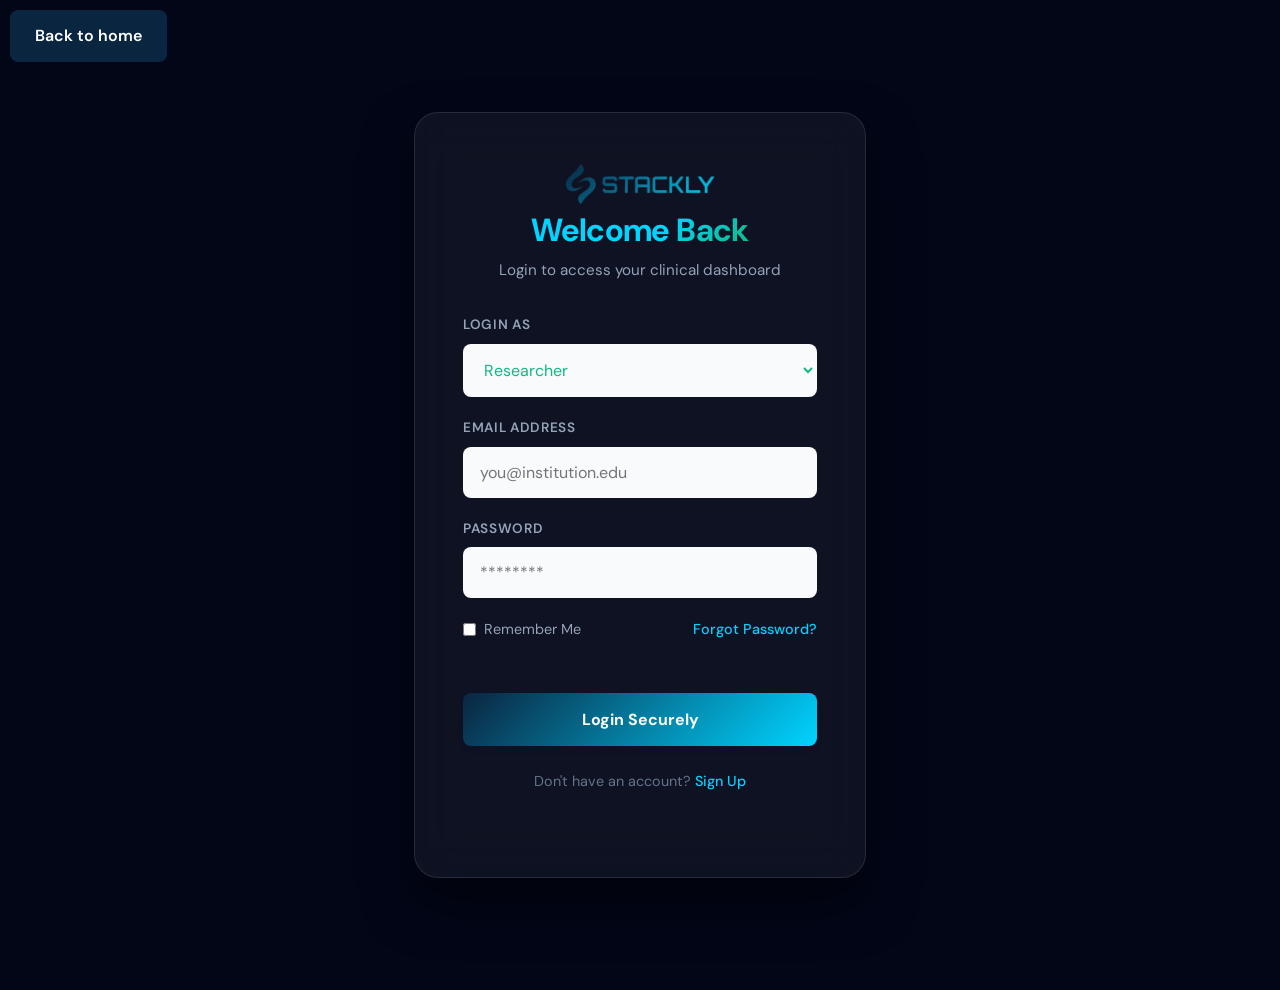
<file: login.html>
<!DOCTYPE html>
<html lang="en">

<head>
    <meta charset="UTF-8">
    <meta name="viewport" content="width=device-width, initial-scale=1.0">
    <title>Authentication || Stackly BioTechnology</title>
    <link href="https://fonts.googleapis.com/icon?family=Material+Icons" rel="stylesheet">
    <link href="https://fonts.googleapis.com/css2?family=DM+Sans:wght@400;500;600;700&display=swap" rel="stylesheet">
    <link rel="stylesheet" href="login.css">
    <link rel="stylesheet" href="shared.css">
</head>

<body class="auth-body">

    <a href="index.html" class="btn btn-primary back">Back to home</a>
    <div class="auth-bg-glow"></div>

    <div class="auth-wrapper">
        <div class="auth-card">

            <div id="login-view" class="auth-view active-view">
                <div class="auth-header">
                    <a href="index.html"><img src="./assets/stackly-cyan-grad-orig.webp" alt="logo" class="logo"></a>
                    <h2>Welcome <span class="text-gradient">Back</span></h2>
                    <p>Login to access your clinical dashboard</p>
                </div>

                <form id="login-form" class="auth-form" novalidate>
                    <div class="form-group">
                        <label for="login-role">Login As</label>
                        <select id="login-role" required>
                            <option value="researcher">Researcher</option>
                            <option value="patient">Patient / Subject</option>
                        </select>
                    </div>

                    <div class="form-group">
                        <label for="login-email">Email Address</label>
                        <input type="email" id="login-email" placeholder="you@institution.edu" required>
                    </div>

                    <div class="form-group">
                        <label for="login-password">Password</label>
                        <input type="password" id="login-password" placeholder="********" required minlength="8">
                    </div>

                    <div class="form-options">
                        <label class="custom-checkbox">
                            <input type="checkbox" id="remember-me">
                            <span>Remember Me</span>
                        </label>
                        <a href="#" class="text-link" onclick="switchView('forgot-view')">Forgot Password?</a>
                    </div>
                    <div class="auth-status-message" id="login-status"></div>
                    <button type="submit" class="btn-gradient submit-btn">Login Securely</button>

                    <div class="auth-footer">
                        <p>Don't have an account? <a href="#" onclick="switchView('signup-view')">Sign Up</a></p>
                    </div>
                </form>
            </div>

            <div id="signup-view" class="auth-view">
                <div class="auth-header">
                    <a href="index.html"><img src="./assets/stackly-cyan-grad-orig.webp" alt="logo" class="logo"></a>
                    <h2>Create <span class="text-gradient">New Account</span></h2>
                    <p>Join the global laboratory network</p>
                </div>

                <form id="signup-form" class="auth-form" novalidate>
                    <div class="form-row">
                        <div class="form-group">
                            <label for="signup-name">Full Name</label>
                            <input type="text" id="signup-name" placeholder="Dr.John" required>
                        </div>
                        <div class="form-group">
                            <label for="signup-role">Role</label>
                            <select id="signup-role" required>
                                <option value="" disabled selected>Select...</option>
                                <option value="researcher">Researcher</option>
                                <option value="patient">Patient</option>
                            </select>
                        </div>
                    </div>

                    <div class="form-group">
                        <label for="signup-email">Work Email</label>
                        <input type="email" id="signup-email" placeholder="jane@institution.edu" required>
                    </div>
                    <div class="form-group">
                        <label for="signup-org">Organization</label>
                        <input type="text" id="signup-org" placeholder="Apex Therapeutics" required>
                    </div>

                    <div class="form-row">
                        <div class="form-group">
                            <label for="signup-password">Password</label>
                            <input type="password" id="signup-password" placeholder="Min 8 chars" required
                                minlength="8">
                        </div>
                        <div class="form-group">
                            <label for="signup-confirm">Confirm</label>
                            <input type="password" id="signup-confirm" placeholder="Repeat password" required>
                        </div>
                    </div>

                    <div class="form-options" style="justify-content: flex-start; margin-bottom: 24px;">
                        <label class="custom-checkbox">
                            <input type="checkbox" id="terms-agree" required>
                            <span>I agree to the <a href="404page.html">Terms</a> & <a href="404page.html">Privacy
                                    Policy</a></span>
                        </label>
                    </div>
                    <div class="auth-status-message" id="signup-status"></div>
                    <button type="submit" class="btn-gradient submit-btn">Create Account</button>

                    <div class="auth-footer">
                        <p>Already have an account? <a href="#" onclick="switchView('login-view')">Login here</a></p>
                    </div>
                </form>
            </div>

            <div id="forgot-view" class="auth-view">
                <div class="auth-header">
                    <span class="material-icons logo-icon">lock_reset</span>
                    <h2>Reset <span class="text-gradient">Password</span></h2>
                    <p>Enter your email to receive a secure reset link.</p>
                </div>

                <form id="forgot-form" class="auth-form" novalidate>
                    <div class="form-group">
                        <label for="forgot-email">Registered Email Address</label>
                        <input type="email" id="forgot-email" placeholder="you@institution.edu" required>
                    </div>
                    <div class="auth-status-message" id="forgot-status"></div>
                    <button type="submit" class="btn-gradient submit-btn">Send Recovery Link</button>

                    <div class="auth-footer" style="margin-top: 24px;">
                        <a href="#" onclick="switchView('login-view')" class="text-link"><span class="material-icons"
                                style="font-size: 1rem; vertical-align: middle;">arrow_back</span> Back to Login</a>
                    </div>
                </form>
            </div>

            <div id="auth-status" class="auth-status-message"></div>

        </div>
    </div>

    <script>
        function switchView(viewId) {
            document.querySelectorAll('.auth-view').forEach(view => {
                view.classList.remove('active-view');
            });
            document.getElementById(viewId).classList.add('active-view');
            document.querySelectorAll('.auth-status-message').forEach(box => {
                box.className = 'auth-status-message';
                box.textContent = '';
            });
            document.querySelectorAll('.input-error').forEach(input => {
                input.classList.remove('input-error');
            });
        }

        document.addEventListener('DOMContentLoaded', () => {

            const emailRegex = /^[^\s@]+@[^\s@]+\.[^\s@]+$/;

            function showError(inputElement, statusBoxId, msg) {
                if (inputElement) inputElement.classList.add('input-error');
                const statusBox = document.getElementById(statusBoxId);
                if (statusBox) {
                    statusBox.textContent = msg;
                    statusBox.className = 'auth-status-message error visible';
                }
            }

            function showSuccess(statusBoxId, msg) {
                const statusBox = document.getElementById(statusBoxId);
                if (statusBox) {
                    statusBox.textContent = msg;
                    statusBox.className = 'auth-status-message success visible';
                }


            }

            document.querySelectorAll('input, select').forEach(input => {
                input.addEventListener('input', function () {
                    this.classList.remove('input-error');
                    const form = this.closest('form');
                    if (form) {
                        const statusBox = form.querySelector('.auth-status-message');
                        if (statusBox) statusBox.classList.remove('visible');
                    }
                });
            });

            const loginForm = document.getElementById('login-form');
            if (loginForm) {
                loginForm.addEventListener('submit', (e) => {
                    e.preventDefault();
                    const email = document.getElementById('login-email');
                    const password = document.getElementById('login-password');

                    if (!email.value || !emailRegex.test(email.value)) {
                        return showError(email, 'login-status', 'Please enter a valid email address.');
                    }
                    if (password.value.length < 8) {
                        return showError(password, 'login-status', 'Password must be at least 8 characters.');
                    }
                    const selectedRole = document.getElementById("login-role").value;
                    console.log(selectedRole);
                    if(selectedRole=='researcher'){
                        window.location.href='researcher-dashboard.html'
                        sessionStorage.setItem("researcher",email.value)
                    }
                    else if(selectedRole=='patient'){
                        window.location.href='patient-dashboard.html'
                        sessionStorage.setItem("patient",email.value)
                    }
                    else{
                        window.location.href='404page.html'
                    }
                });
            }

            const signupForm = document.getElementById('signup-form');
            if (signupForm) {
                signupForm.addEventListener('submit', (e) => {
                    e.preventDefault();
                    const name = document.getElementById('signup-name');
                    const email = document.getElementById('signup-email');
                    const role = document.getElementById('signup-role');
                    const password = document.getElementById('signup-password');
                    const confirm = document.getElementById('signup-confirm');
                    const terms = document.getElementById('terms-agree');

                    if (!name.value.trim()) return showError(name, 'signup-status', 'Full name is required.');
                    if (!role.value) return showError(role, 'signup-status', 'Please select a role.');
                    if (!emailRegex.test(email.value)) return showError(email, 'signup-status', 'Valid email required.');

                    if (password.value.length < 8) {
                        return showError(password, 'signup-status', 'Password must be at least 8 characters long.');
                    }
                    if (password.value !== confirm.value) {
                        showError(password, 'signup-status', 'Passwords do not match.');
                        return showError(confirm, 'signup-status', 'Passwords do not match.');
                    }
                    if (!terms.checked) {
                        return showError(null, 'signup-status', 'You must agree to the Terms & Privacy Policy.');
                    }

                    window.location.href = '404page.html'
                });
            }

            const forgotForm = document.getElementById('forgot-form');
            if (forgotForm) {
                forgotForm.addEventListener('submit', (e) => {
                    e.preventDefault();
                    const email = document.getElementById('forgot-email');

                    if (!email.value || !emailRegex.test(email.value)) {
                        return showError(email, 'forgot-status', 'Please enter a valid registered email.');
                    }
                    window.location.href = '404page.html'
                    email.value = '';
                });
            }
        });
    </script>
</body>

</html>
</file>
<file: login.css>
:root {
    --bg-dark: #020617;
    --bg-glass: rgba(10, 37, 64, 0.4);
    --border-glass: 1px solid rgba(255, 255, 255, 0.1);
    --cyan-bright: #00D4FF;
    --green-accent: #10B981;
    --text-light: #F8FAFC;
}

* {
    box-sizing: border-box;
    font-family: 'DM Sans', sans-serif;
}

body.auth-body {
    margin: 0;
    min-height: 100vh;
    background-color: var(--bg-dark);
    color: var(--text-light);
    display: flex;
    align-items: center;
    justify-content: center;
    position: relative;
    height: 110vh;
    /* overflow: hidden; */
}

.back {
    position: fixed;
    top: 10px;
    z-index: 10;
    left: 10px;
}

.auth-wrapper {
    position: relative;
    z-index: 1;
    width: 100%;
    max-width: 500px;
    padding: 24px;
}

.auth-card {
    background: var(--bg-glass);
    backdrop-filter: blur(24px);
    -webkit-backdrop-filter: blur(24px);
    border: var(--border-glass);
    border-radius: 24px;
    padding: 48px;
    box-shadow: 0 25px 50px rgba(0, 0, 0, 0.5);
}

.auth-view {
    display: none;
    animation: fadeIn 0.4s ease forwards;
}

.auth-view.active-view {
    display: block;
}

@keyframes fadeIn {
    from {
        opacity: 0;
        transform: translateY(10px);
    }

    to {
        opacity: 1;
        transform: translateY(0);
    }
}

.auth-header {
    text-align: center;
    margin-bottom: 32px;
}

.logo-icon {
    font-size: 3rem;
    color: var(--cyan-bright);
    margin-bottom: 16px;
}

.auth-header h2 {
    margin: 0 0 8px 0;
    font-size: 2rem;
    color: var(--cyan-bright);
}

.auth-header p {
    margin: 0;
    color: #94A3B8;
    font-size: 0.95rem;
}

.text-gradient {
    background: linear-gradient(135deg, var(--cyan-bright) 0%, var(--green-accent) 100%);
    -webkit-background-clip: text;
    color: transparent;
}

.form-row {
    display: grid;
    grid-template-columns: 1fr 1fr;
    gap: 16px;
}

.form-group {
    display: flex;
    flex-direction: column;
    margin-bottom: 20px;
}

.form-group label {
    font-size: 0.85rem;
    font-weight: 600;
    color: #94A3B8;
    margin-bottom: 8px;
    text-transform: uppercase;
    letter-spacing: 0.05em;
}

.auth-form input,
.auth-form select {
    width: 100%;
    background: var(--text-light);
    border: 1px solid rgba(255, 255, 255, 0.1);
    color: var(--green-accent);
    padding: 14px 16px;
    border-radius: 8px;
    font-size: 1rem;
    outline: none;
    transition: all 0.3s ease;
}

.auth-form input:focus,
.auth-form select:focus {
    border-color: var(--cyan-bright);
    background: rgba(0, 212, 255, 0.02);
    box-shadow: 0 0 10px rgba(0, 212, 255, 0.15);
}

.form-options {
    display: flex;
    justify-content: space-between;
    align-items: center;
    margin-bottom: 32px;
    font-size: 0.9rem;
}

.custom-checkbox {
    display: flex;
    align-items: center;
    gap: 8px;
    cursor: pointer;
    color: #94A3B8;
}

.custom-checkbox input {
    flex: 0.3;
}

.text-link,
.auth-footer a {
    color: var(--cyan-bright);
    text-decoration: none;
    font-weight: 500;
}

.text-link:hover,
.auth-footer a:hover {
    text-decoration: underline;
}

.btn-gradient {
    width: 100%;
    padding: 16px;
    border: none;
    border-radius: 8px;
    background: linear-gradient(135deg, var(--cyan-bright), var(--green-accent));
    color: #020617;
    font-weight: 700;
    font-size: 1rem;
    cursor: pointer;
    transition: transform 0.3s ease;
}

.btn-gradient:hover {
    transform: translateY(-2px);
}

.auth-footer {
    text-align: center;
    margin-top: 24px;
    font-size: 0.9rem;
    color: #94A3B8;
}

.input-error {
    border-color: #EF4444 !important;
}

.auth-status-message {
    margin-top: 16px;
    font-size: 0.9rem;
    text-align: center;
    min-height: 20px;
    opacity: 0;
    transition: opacity 0.3s ease;
}

.auth-status-message.visible {
    opacity: 1;
}

.auth-status-message.error {
    color: #EF4444;
}

.auth-status-message.success {
    color: var(--green-accent);
}

@media (max-width: 600px) {
    .form-row {
        grid-template-columns: 1fr;
        gap: 0;
    }

    .auth-card {
        padding: 32px 24px;
    }
    body.auth-body {
        height: auto;
    }
}

.form-message {
    font-size: 0.85rem;
    margin-top: 8px;
    min-height: 20px;
    transition: opacity 0.3s ease;
    opacity: 0;
}

.form-message.visible {
    opacity: 1;
}

.form-message.success {
    color: var(--cyan-bright);
}

.input-success {
    border-color: var(--cyan-bright) !important;
    box-shadow: 0 0 10px rgba(0, 212, 255, 0.2);
}

.form-message.error {
    color: #EF4444;
}

.input-error {
    border-color: #EF4444 !important;
    box-shadow: 0 0 10px rgba(239, 68, 68, 0.2);
}
</file>
<file: shared.css>
@import url('https://fonts.googleapis.com/css2?family=Playwrite+NO:wght@100..400&display=swap');

:root {
    --clr-primary: #0A2540;
    --clr-secondary: #00D4FF;
    --clr-accent: #10B981;
    --clr-bg-light: #F8FAFC;
    --clr-surface: #FFFFFF;
    --clr-text-main: #334155;
    --clr-text-muted: #64748B;
    --clr-border: #E2E8F0;
    --clr-bg-dark: #020617;
    --clr-surface-dark: rgba(255, 255, 255, 0.05);
    --clr-text-dark: #F8FAFC;
    --blue-main: #0A2540;
    --cyan-bright: #00D4FF;
    --green-accent: #10B981;
    --bg-white: #FFFFFF;
    --bg-light: #F8FAFC;
    --bg-dark: #020617;
    --bg-glass: rgba(255, 255, 255, 0.05);
    --text-dark: #334155;
    --text-gray: #64748B;
    --text-light: #F8FAFC;
    --gradient-linear: linear-gradient(135deg, var(--blue-main) 0%, var(--cyan-bright) 100%);
    --gradient-fade: linear-gradient(to bottom, var(--blue-main), var(--bg-dark));
    --gradient-glow: radial-gradient(circle, rgba(0, 212, 255, 0.15) 0%, rgba(2, 6, 23, 0) 70%);
    --shadow-soft: 0 4px 6px rgba(0, 0, 0, 0.05);
    --shadow-hover: 0 10px 15px rgba(0, 0, 0, 0.1);
    --shadow-glass: 0 8px 32px rgba(0, 0, 0, 0.3);
    --shadow-neon: 0 0 15px rgba(0, 212, 255, 0.4);
    --border-light: 1px solid #E2E8F0;
    --border-glass: 1px solid rgba(255, 255, 255, 0.1);
    --space-sm: 8px;
    --space-md: 16px;
    --space-lg: 32px;
    --space-xl: 64px;
    --radius-sm: 4px;
    --radius-md: 8px;
    --radius-glass: 16px;
    --font-primary: 'Inter', system-ui, sans-serif;
    --font-mono: 'Roboto Mono', monospace;
    --font-heading: 'Playwrite NO', cursive;
    --transition-fast: 0.2s ease-in-out;
    --glow-shadow: 0 0 10px rgba(0, 212, 255, 0.4),
        0 0 20px rgba(0, 212, 255, 0.2),
        0 0 40px rgba(0, 212, 255, 0.1);
    --glow-glass: inset 0 1px 1px rgba(255, 255, 255, 0.2),
        0 4px 6px rgba(0, 0, 0, 0.2),
        0 10px 20px rgba(0, 0, 0, 0.4),
        0 25px 50px rgba(2, 6, 23, 0.6);
    --border-thin: 1px solid #E2E8F0;
    --border-medium: 2px solid var(--blue-main);
    --border-thick: 4px solid var(--cyan-bright);
    --border-glass-faint: 1px solid rgba(255, 255, 255, 0.1);
    --border-glass-strong: 1px solid rgba(255, 255, 255, 0.3);
    --border-dashed-cyan: 2px dashed var(--cyan-bright);
    --border-dotted-green: 2px dotted var(--green-accent);
    --bg-molecule-css:
        radial-gradient(circle at center, rgba(0, 212, 255, 0.5) 2px, transparent 2.5px),
        linear-gradient(45deg, transparent 49.5%, rgba(0, 212, 255, 0.08) 49.5%, rgba(0, 212, 255, 0.08) 50.5%, transparent 50.5%),
        linear-gradient(-45deg, transparent 49.5%, rgba(0, 212, 255, 0.08) 49.5%, rgba(0, 212, 255, 0.08) 50.5%, transparent 50.5%);
}


*,
*::before,
*::after {
    box-sizing: border-box;
    margin: 0;
    padding: 0;
}

body {
    font-family: var(--font-primary);
    background-color: var(--clr-bg-light);
    color: var(--clr-text-main);
    line-height: 1.6;
    -webkit-font-smoothing: antialiased;
    overflow-x: hidden;
}

h1,
h2,
h3,
h4,
h5,
h6 {
    color: var(--clr-primary);
    font-weight: 700;
    line-height: 1.2;
    margin-bottom: var(--spacing-md);
    letter-spacing: -0.02em;
}

p {
    margin-bottom: var(--spacing-md);
    color: var(--clr-text-muted);
}

.data-text {
    font-family: var(--font-mono);
    color: var(--clr-secondary);
    font-size: 0.9rem;
}

a {
    color: var(--clr-secondary);
    text-decoration: none;
    transition: all 0.4s ease;
}

a:hover {
    color: var(--clr-primary);
}

img {
    width: 100%;
}

.material-icons {
    transition: all 0.4s ease;
}

.btn-primary {
    display: inline-block;
    background-color: var(--clr-primary);
    color: #fff;
    padding: 12px 24px;
    border-radius: var(--radius-md);
    font-weight: 600;
    border: 1px solid transparent;
    cursor: pointer;
    transition: all 0.4s ease;
}

.btn-primary:hover {
    background-color: transparent;
    color: var(--clr-accent);
    border-color: var(--clr-primary);
}

.btn-gradient {
    background: var(--gradient-linear);
    color: var(--text-light);
    border-radius: var(--radius-md);
    padding: var(--space-md) var(--space-lg);
    border: none;
    box-shadow: var(--shadow-soft);
    transition: all 0.3s ease;
}

.btn-gradient:hover {
    box-shadow: var(--shadow-neon);
}

.lab-card {
    background: var(--bg-glass);
    backdrop-filter: blur(10px);
    border: var(--border-glass);
    border-radius: var(--radius-glass);
    box-shadow: var(--shadow-glass);
    padding: var(--space-lg);
    color: var(--text-light);
}

.lab-section-dark {
    background-color: var(--clr-bg-dark);
    color: var(--clr-text-dark);
    padding: var(--spacing-xl) var(--spacing-lg);
    position: relative;
    overflow: hidden;
}

.lab-section-dark::before {
    content: '';
    position: absolute;
    top: -20%;
    left: -10%;
    width: 50vw;
    height: 50vw;
    background: radial-gradient(circle, rgba(0, 212, 255, 0.15) 0%, rgba(2, 6, 23, 0) 70%);
    border-radius: 50%;
    z-index: 0;
    pointer-events: none;
}

.lab-section-dark h1,
.lab-section-dark h2,
.lab-section-dark h3 {
    color: var(--clr-text-dark);
    position: relative;
    z-index: 1;
}

.lab-section-dark p {
    color: #94A3B8;
    position: relative;
    z-index: 1;
}

.glass-card {
    background: var(--clr-surface-dark);
    backdrop-filter: blur(12px);
    -webkit-backdrop-filter: blur(12px);
    border: 1px solid rgba(255, 255, 255, 0.1);
    border-radius: var(--radius-lg);
    padding: var(--spacing-lg);
    position: relative;
    z-index: 1;
    box-shadow: 0 8px 32px rgba(0, 0, 0, 0.2);
    transition: transform var(--transition-fast), border-color var(--transition-fast);
}

.glass-card:hover {
    transform: translateY(-4px);
    border-color: rgba(0, 212, 255, 0.3);
}

.text-gradient {
    background: linear-gradient(135deg, var(--cyan-bright) 0%, var(--green-accent) 100%);
    -webkit-background-clip: text;
    background-clip: text;
    color: transparent;
    display: inline-block;
}

.container {
    max-width: 1200px;
    margin: 0 auto;
    padding: 80px 0;
}

#header {
    position: fixed;
    top: 0;
    width: 100%;
    z-index: 100;
    background: rgba(255, 255, 255, 0.1);
    backdrop-filter: blur(12px);
    -webkit-backdrop-filter: blur(12px);
    border-bottom: 1px solid rgba(255, 255, 255, 0.2);
    transition: all 0.4s ease;
}

#header.fixed {
    background-color: var(--bg-light);
    animation: FadeDown 0.5s ease forwards;
    box-shadow: var(--shadow-neon);
}

#header.fixed .header-cls {
    justify-content: space-around;
    padding: 20px;
}

#header.fixed .nav-links a {
    color: var(--clr-primary);
}

#header.fixed .nav-links a:hover {
    color: var(--clr-accent);
}

#header.fixed .logo {
    filter: invert(0);
}

@keyframes FadeDown {
    from {
        opacity: 0;
        transform: translateY(-30px);
    }

    to {
        opacity: 1;
        transform: translateY(0);
    }
}


.header-cls {
    display: flex;
    flex-direction: row;
    align-items: center;
    justify-content: space-between;
    padding: 20px;
}

.logo {
    width: 150px;
}

.nav-links {
    display: flex;
    flex-direction: row;
    gap: 15px;
}

.nav-links a {
    transition: all 0.4s ease;
    color: var(--clr-text-dark);
    font-size: 16px;
    position: relative;
}

.nav-links a::after {
    content: '';
    position: absolute;
    bottom: -5px;
    left: 0;
    width: 0;
    height: 2px;
    background: var(--gradient-linear, var(--clr-accent));
    transition: width 0.3s ease;
    border-radius: 2px;
}

.nav-links a:hover::after,
.nav-links a.nav-active::after {
    width: 100%;
}

.nav-links a:hover {
    color: var(--clr-accent);
}

.nav-active {
    color: var(--clr-accent) !important;
    transform: scale(1.06);
    font-weight: 500;
    font-family: var(--font-heading);
}

.hamburger {
    display: none;
    cursor: pointer;
    background-color: var(--clr-accent);
    border-radius: 10px;
    padding: 10px;
    color: var(--text-light) !important;
}

.nav-items .close-btn {
    display: none;
}

.close-btn {
    position: fixed;
    top: 30px;
    right: 30px;
    font-size: 36px;
    color: #fff;
    cursor: pointer;
    z-index: 1001;
    display: none !important;
}

header,
.header-items {
    overflow: visible !important;
}

.mob-view {
    display: none;
}

@media (max-width: 768px) {
    .nav-links {
        display: none;
    }

    .nav-actions {
        display: none;
    }

    .ham-btn {
        display: block !important;
    }

    .head-logo {
        z-index: 10000;
    }

    .nav-links {
        position: fixed;
        inset: 0;
        width: 100vw;
        height: 100vh;
        background: var(--clr-bg-light);
        display: flex !important;
        flex-direction: column;
        align-items: center;
        justify-content: center;
        gap: 28px;
        transform: translateX(100%);
        transition: transform 0.4s ease;
        z-index: 9999;
    }

    .nav-links.active {
        transform: translateX(0);
        color: white !important;
    }

    .nav-links a {
        color: var(--clr-primary);
        font-size: 26px;
        font-weight: 600;
        text-decoration: none;
    }

    .nav-links .active {
        color: var(--clr-accent);
    }

    .nav-links a:hover {
        color: var(--clr-accent);
    }

    .hamburger {
        display: flex;
    }

    .head-btns {
        display: none;
    }

    .mob-view {
        display: flex;
        flex-direction: column;
        gap: 10px;
    }

    .close-btn.active {
        display: block !important;
    }
}

.chips {
    padding: 10px 12px;
    background-color: var(--bg-glass);
    border-radius: 30px;
    display: flex;
    align-items: center;
    gap: 10px;
    width: fit-content;
    color: var(--bg-light);
}

.chips span {
    color: var(--cyan-bright);
}

.dark-chips {
    color: var(--blue-main);
    background-color: var(--clr-bg-light);
    border-width: 2px;
}

.chips {
    display: inline-flex;
    align-items: center;
    gap: 8px;
    background: rgba(0, 212, 255, 0.1);
    color: var(--cyan-bright);
    padding: 8px 16px;
    border-radius: 50px;
    font-size: 0.875rem;
    font-weight: 600;
    border: 1px solid rgba(0, 212, 255, 0.2);
    margin-bottom: var(--space-md);
}

.chips .material-icons {
    font-size: 1.2rem;
}

.section-header {
    display: flex;
    align-items: center;
    justify-content: center;
    flex-direction: column;
    gap: 10px;
    text-align: center;
    max-width: 700px;
    margin: auto;
}

.section-header .sec-head {
    font-size: 2.6rem;
    font-family: var(--font-heading) !important;

}

.cta-section {
    position: relative;
    background-color: var(--bg-dark);
    padding: 100px var(--space-md);
    display: flex;
    justify-content: center;
    align-items: center;
    overflow: hidden;
}

.cta-grid-bg {
    position: absolute;
    inset: 0;
    background-image:
        linear-gradient(rgba(0, 212, 255, 0.05) 1px, transparent 1px),
        linear-gradient(90deg, rgba(0, 212, 255, 0.05) 1px, transparent 1px);
    background-size: 40px 40px;
    z-index: 0;
}

.cta-glass-box {
    position: relative;
    z-index: 1;
    background: var(--bg-glass);
    backdrop-filter: blur(24px);
    -webkit-backdrop-filter: blur(24px);
    border: var(--border-glass);
    border-radius: 24px;
    padding: 64px 40px;
    max-width: 800px;
    text-align: center;
    box-shadow: 0 25px 50px rgba(0, 0, 0, 0.5),
        inset 0 1px 1px rgba(255, 255, 255, 0.1);
}

.cta-glass-box h2 {
    color: var(--text-light);
    font-size: clamp(2rem, 4vw, 3rem);
    margin-bottom: var(--space-md);
    line-height: 1.2;
}

.cta-glass-box p {
    color: #94A3B8;
    font-size: 1.125rem;
    max-width: 600px;
    margin: 0 auto var(--space-lg) auto;
}

.cta-buttons {
    display: flex;
    gap: 16px;
    justify-content: center;
    flex-wrap: wrap;
}

.cta-buttons .btn-outline:hover {
    color: var(--bg-light);
}

.btn-outline {
    display: inline-block;
    background: transparent;
    color: var(--cyan-bright);
    padding: 12px 24px;
    border-radius: var(--radius-md);
    font-weight: 600;
    border: 1px solid rgba(0, 212, 255, 0.3);
    text-decoration: none;
    transition: all 0.3s ease;
}

.btn-outline:hover {
    background: rgba(0, 212, 255, 0.1);
    border-color: var(--cyan-bright);
    box-shadow: 0 0 15px rgba(0, 212, 255, 0.2);
}

.biotech-footer {
    background-color: #020617;
    border-top: 1px solid rgba(255, 255, 255, 0.05);
    color: #94A3B8;
    padding: var(--space-xl) var(--space-md) var(--space-md) var(--space-md);
}

.footer-container {
    max-width: 1280px;
    margin: 0 auto;
}

.footer-grid {
    display: grid;
    grid-template-columns: 2fr 1fr 1fr 1.5fr;
    gap: var(--space-xl);
    margin-bottom: 64px;
}

.footer-links h4,
.footer-newsletter h4 {
    color: var(--text-light);
    font-size: 1.1rem;
    margin-bottom: 24px;
    font-weight: 600;
}

.footer-links ul {
    list-style: none;
    padding: 0;
    margin: 0;
}

.footer-links li {
    margin-bottom: 12px;
}

.footer-links a {
    color: #94A3B8;
    text-decoration: none;
    transition: color 0.3s ease;
}

.footer-links a:hover {
    color: var(--cyan-bright);
}

.social-links {
    display: flex;
    gap: 16px;
    margin-top: 24px;
}

.social-links a {
    color: #94A3B8;
    background: rgba(255, 255, 255, 0.05);
    width: 40px;
    height: 40px;
    display: flex;
    align-items: center;
    justify-content: center;
    border-radius: 50%;
    transition: all 0.3s ease;
    text-decoration: none;
}

.social-links a:hover {
    background: var(--cyan-bright);
    color: var(--bg-dark);
    transform: translateY(-3px);
}

.footer-newsletter p {
    font-size: 0.9rem;
    margin-bottom: 16px;
}

.newsletter-form {
    display: flex;
    position: relative;
}

.newsletter-form input {
    width: 100%;
    padding: 12px 48px 12px 16px;
    background: rgba(255, 255, 255, 0.05);
    border: 1px solid rgba(255, 255, 255, 0.1);
    border-radius: var(--radius-md);
    color: var(--text-light);
    font-family: inherit;
    outline: none;
    transition: border-color 0.3s ease;
}

.newsletter-form input:focus {
    border-color: var(--cyan-bright);
}

.btn-submit {
    position: absolute;
    right: 4px;
    top: 4px;
    bottom: 4px;
    background: var(--gradient-linear);
    color: white;
    border: none;
    border-radius: 4px;
    width: 40px;
    display: flex;
    align-items: center;
    justify-content: center;
    cursor: pointer;
}

.form-message {
    font-size: 0.85rem;
    margin-top: 8px;
    min-height: 20px;
    transition: opacity 0.3s ease;
    opacity: 0;
}

.form-message.visible {
    opacity: 1;
}

.form-message.success {
    color: var(--cyan-bright);
}

.input-success {
    border-color: var(--cyan-bright) !important;
    box-shadow: 0 0 10px rgba(0, 212, 255, 0.2);
}

.form-message.error {
    color: #EF4444;
}

.input-error {
    border-color: #EF4444 !important;
    box-shadow: 0 0 10px rgba(239, 68, 68, 0.2);
}

.footer-bottom {
    display: flex;
    justify-content: space-between;
    align-items: center;
    padding-top: 24px;
    border-top: 1px solid rgba(255, 255, 255, 0.05);
    font-size: 0.85rem;
}

.legal-links {
    display: flex;
    gap: 24px;
}

.legal-links a {
    color: #94A3B8;
    text-decoration: none;
}

.legal-links a:hover {
    color: var(--text-light);
}

@media (max-width: 992px) {
    .footer-grid {
        grid-template-columns: 1fr 1fr;
    }
}

@media (max-width: 768px) {
    .footer-grid {
        grid-template-columns: 1fr;
        gap: 40px;
    }

    .footer-bottom {
        flex-direction: column;
        text-align: center;
        gap: 16px;
    }

    .container {
        padding: 10px;
    }
}

.sub-hero {
    position: relative;
    width: 100%;
    min-height: 70vh;
    display: flex;
    align-items: center;
    justify-content: center;
    overflow: hidden;
    background-color: var(--bg-dark);
    padding: var(--space-xl) var(--space-md);
    border-bottom: 1px solid rgba(255, 255, 255, 0.05);
    background-attachment: fixed;
}

.sub-hero-bg {
    position: absolute;
    inset: 0;
    z-index: 0;
    background: radial-gradient(120% 100% at 50% -20%, rgba(0, 212, 255, 0.15) 0%, rgba(16, 185, 129, 0.05) 40%, transparent 80%);
    pointer-events: none;
}

.sub-hero::after {
    content: '';
    position: absolute;
    inset: 0;
    background-image: var(--bg-molecule-css);
    background-size: 60px 60px;
    opacity: 0.3;
    z-index: 0;
}

.sub-hero-content {
    position: relative;
    z-index: 1;
    text-align: center;
    max-width: 800px;
    display: flex;
    flex-direction: column;
    align-items: center;
    gap: var(--space-md);
    padding-top: 60px;
}

.sub-hero-content h1 {
    color: var(--text-light);
    font-size: clamp(2.5rem, 4vw, 3.5rem);
    line-height: 1.15;
    margin: 0;
    letter-spacing: -0.02em;
}

.sub-hero-content p {
    color: #94A3B8;
    font-size: 1.125rem;
    max-width: 600px;
    margin: 0;
    line-height: 1.6;
}

.sub-hero .dark-chips {
    background: rgba(255, 255, 255, 0.05);
    border: 1px solid rgba(255, 255, 255, 0.1);
    color: var(--text-light);
}

.sub-hero .dark-chips .material-icons {
    color: var(--cyan-bright);
}

.anim-focus {
    opacity: 0;
    transform: scale(1.05);
    filter: blur(10px);
    transition: opacity 1s ease var(--delay, 0s),
        transform 1.2s cubic-bezier(0.2, 0.8, 0.2, 1) var(--delay, 0s),
        filter 1s ease var(--delay, 0s);
    will-change: transform, opacity, filter;
}

.anim-focus.is-visible {
    opacity: 1;
    transform: scale(1);
    filter: blur(0);
}


.anim-wipe {
    clip-path: polygon(0 0, 100% 0, 100% 0, 0 0);
    transition: clip-path 1.2s cubic-bezier(0.77, 0, 0.175, 1) var(--delay, 0s);
    will-change: clip-path;
}

.anim-wipe.is-visible {
    clip-path: polygon(0 0, 100% 0, 100% 100%, 0 100%);
}


.text-mask-wrapper {
    display: inline-block;
    vertical-align: top;
}

.anim-text-slide {
    display: block;
    transform: translateY(110%);
    transition: transform 0.8s cubic-bezier(0.25, 1, 0.5, 1) var(--delay, 0s);
    will-change: transform;
}

.anim-text-slide.is-visible {
    transform: translateY(0);
}

.reveal-image {
    max-width: 100%;
    height: auto;
    display: block;
    clip-path: inset(0 0 0 100%);
    -webkit-clip-path: inset(0 0 0 100%);
}

html.lenis,
html.lenis body {
    height: auto;
}

.lenis.lenis-smooth {
    scroll-behavior: auto !important;
}

.lenis.lenis-smooth [data-lenis-prevent] {
    overscroll-behavior: contain;
}

.lenis.lenis-stopped {
    overflow: hidden;
}

.lenis.lenis-smooth iframe {
    pointer-events: none;
}

@media (max-width:768px) {
    .section-header {
        align-items: center !important;
        text-align: center !important;
    }
}
</file>
